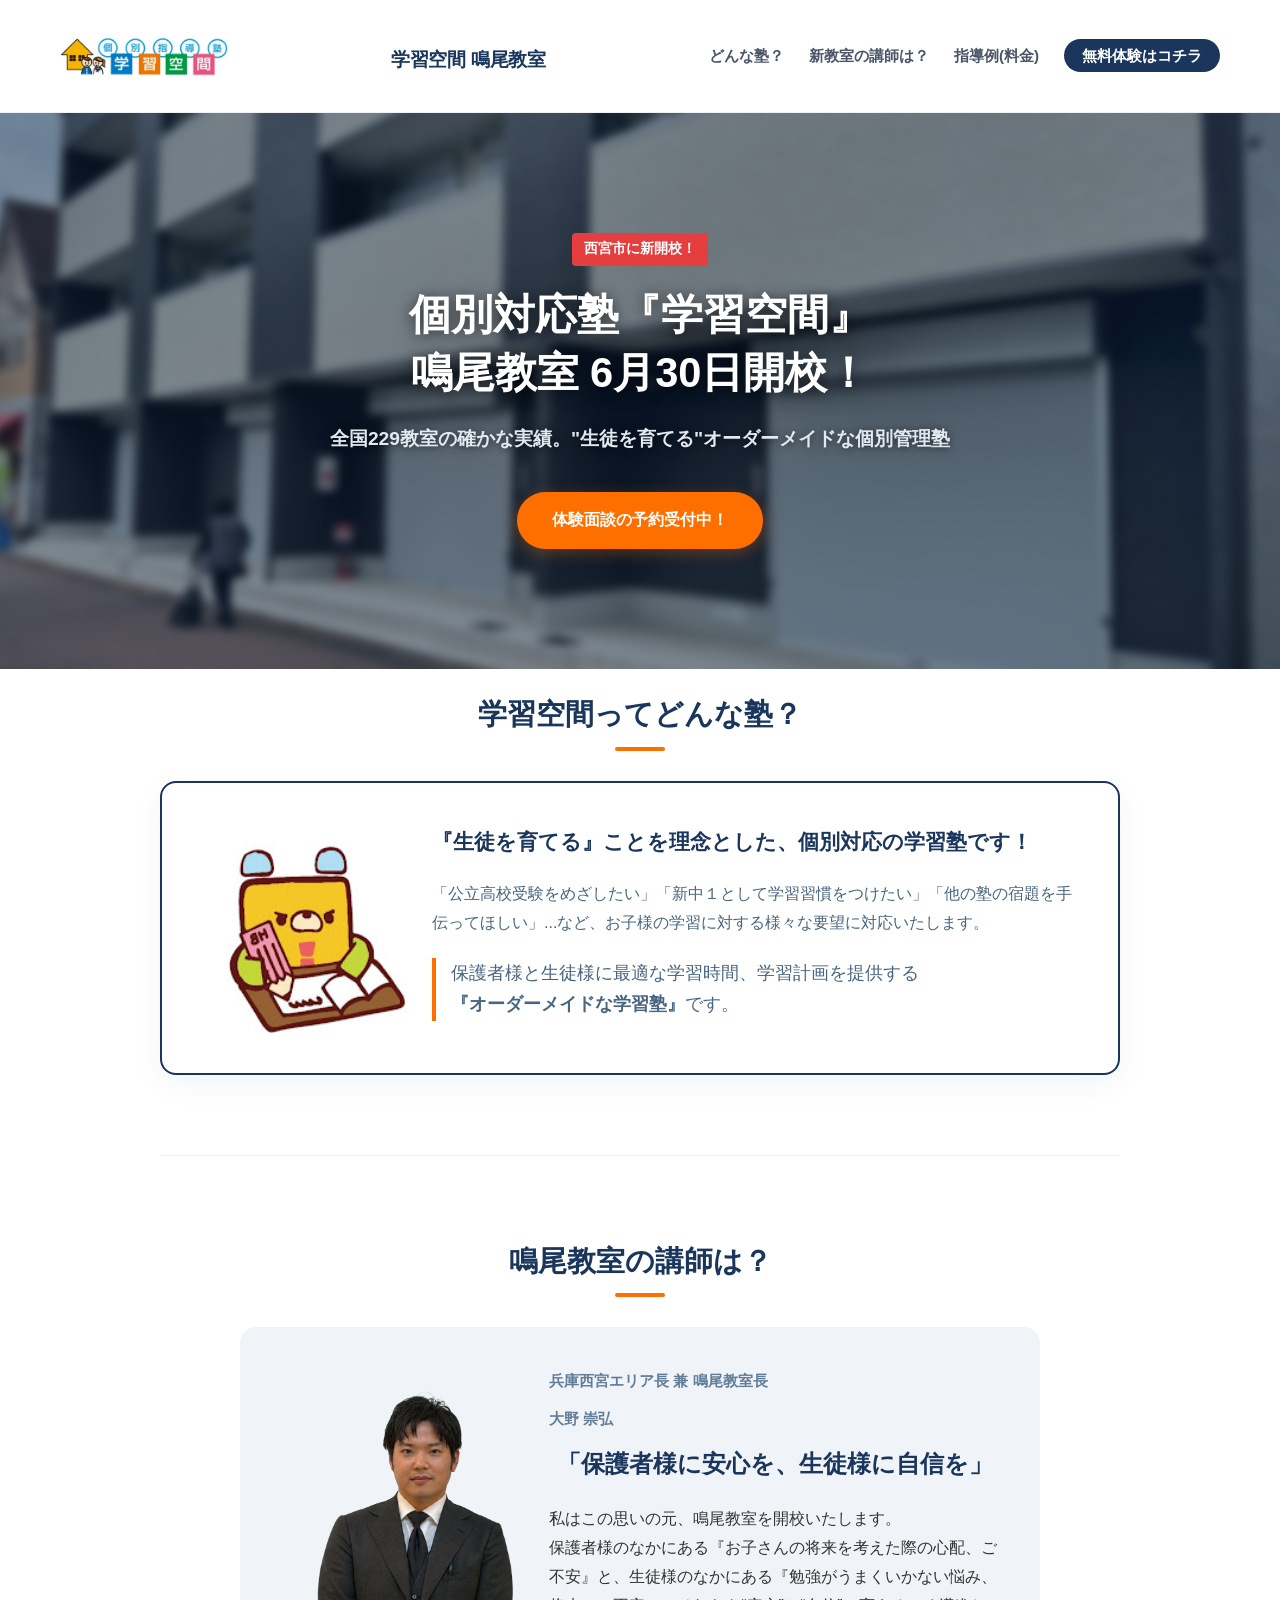
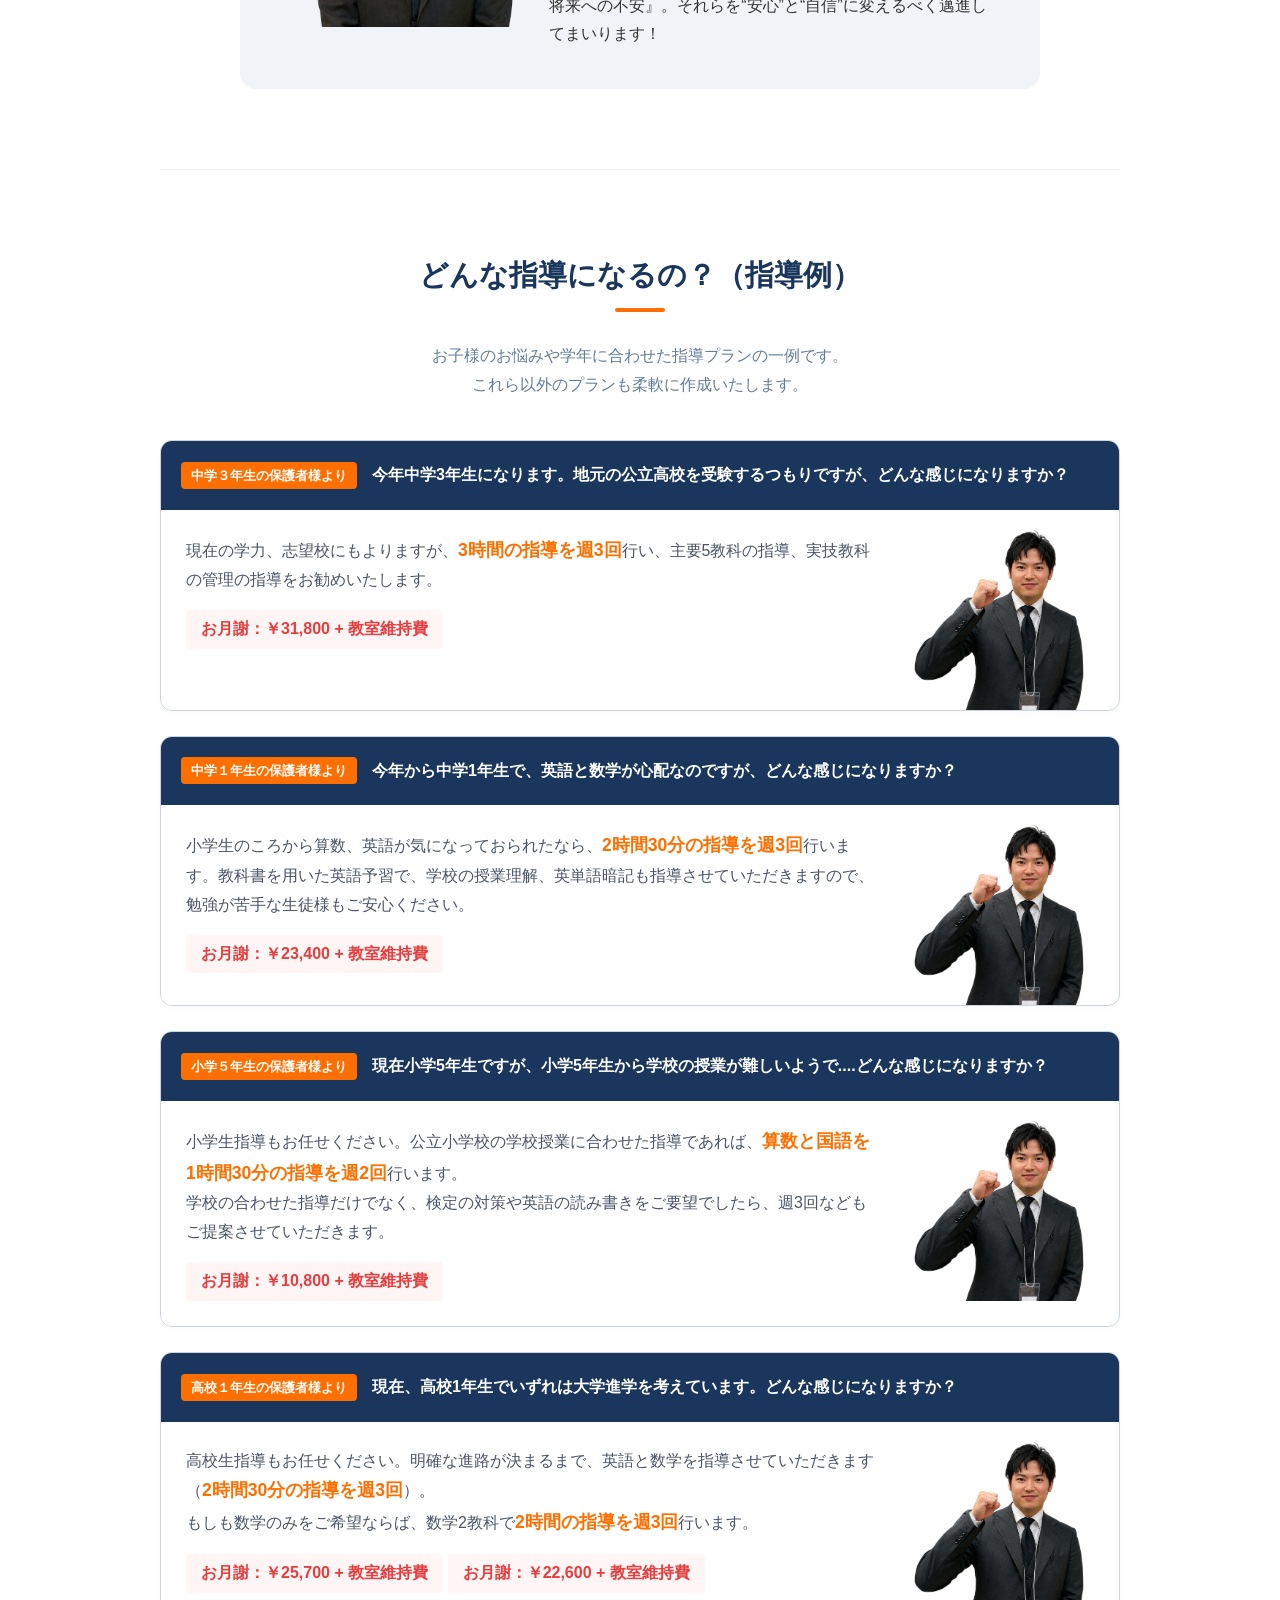
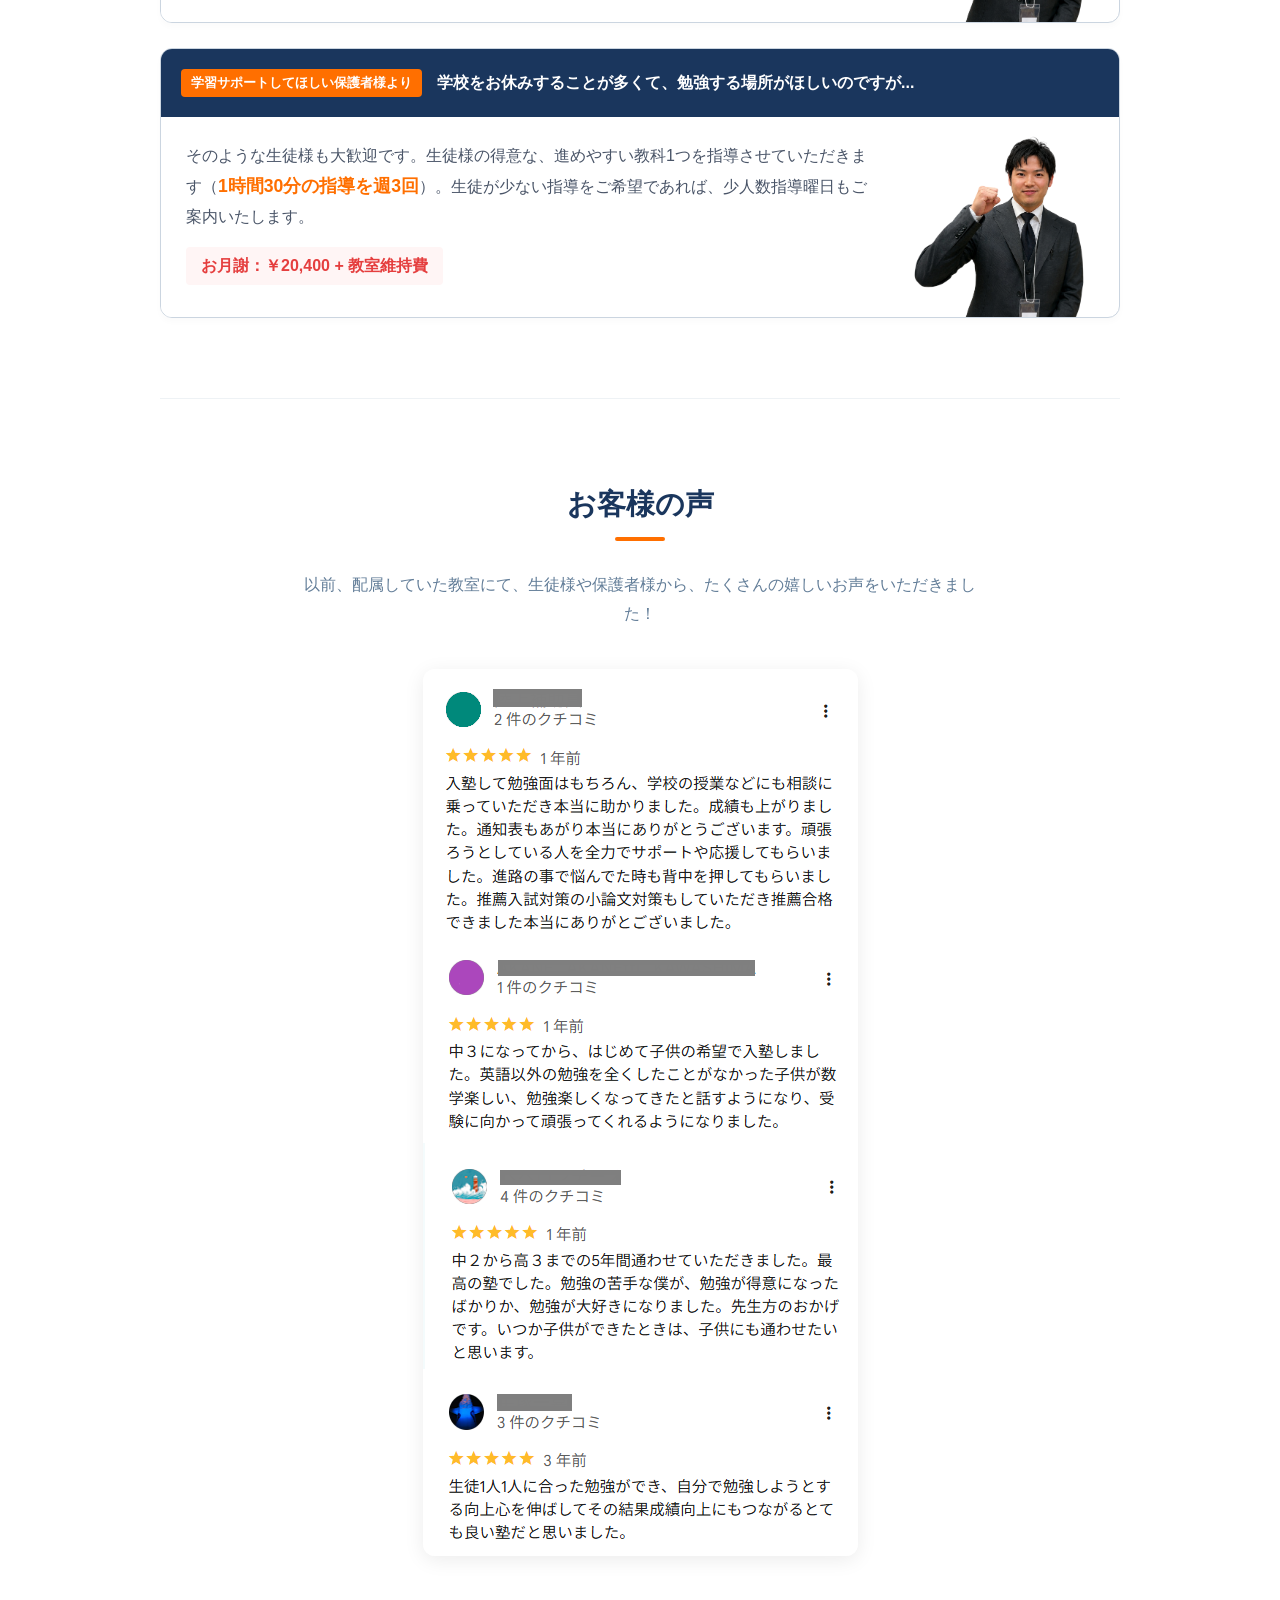
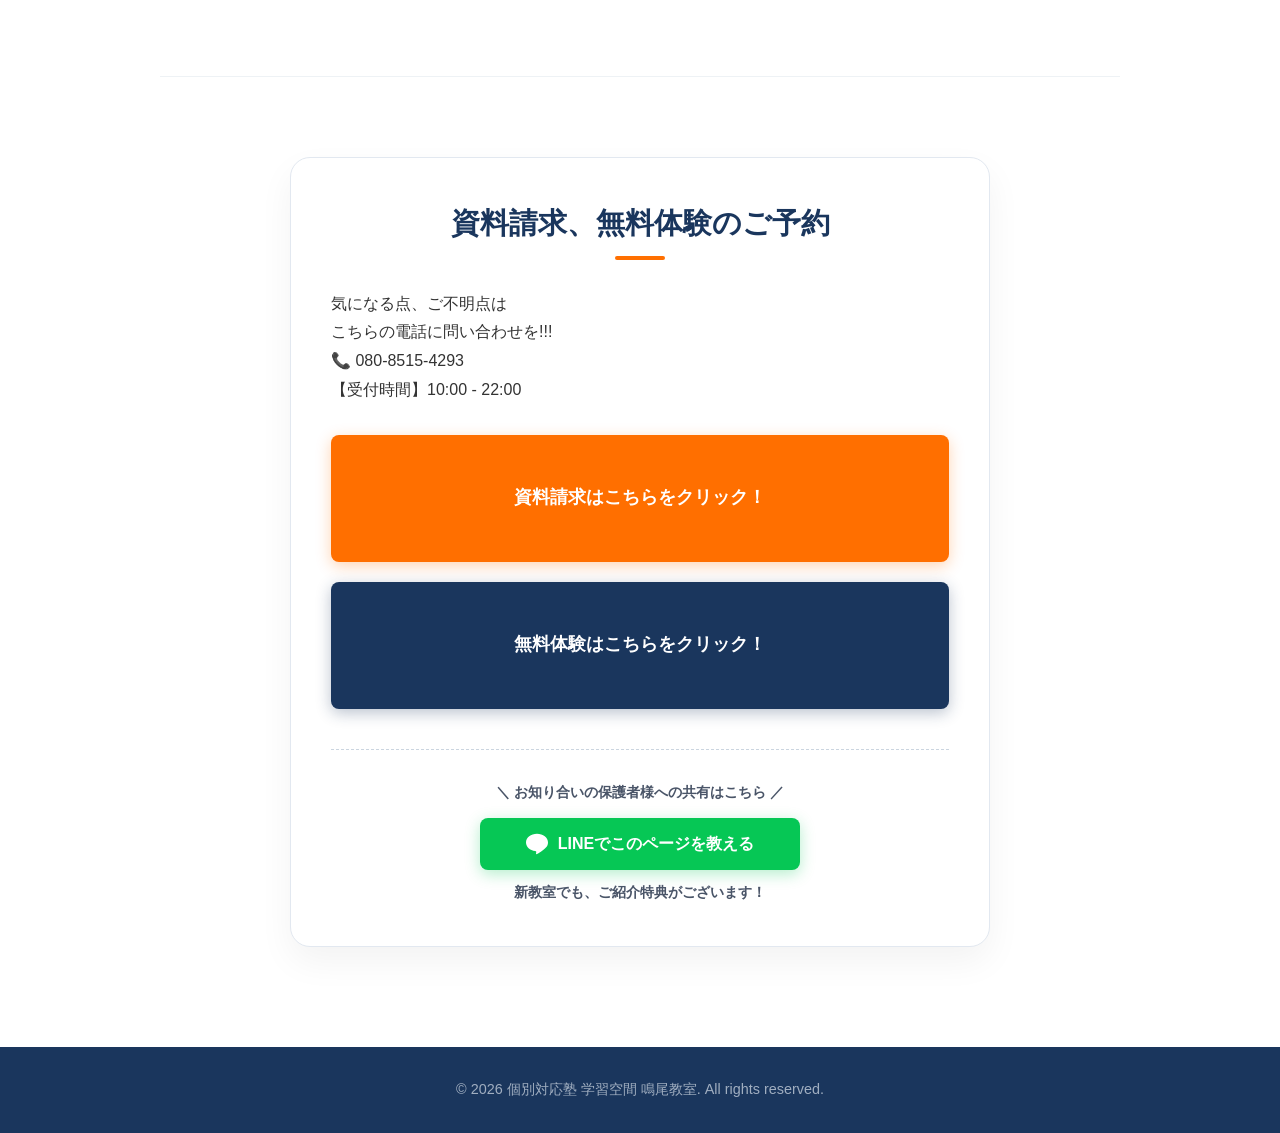
<file: index.html>
<!DOCTYPE html>
<html lang="ja">

<head>
    <meta charset="UTF-8">
    <meta name="viewport" content="width=device-width, initial-scale=1.0">
    <meta name="description" content="兵庫県西宮市で初の教室となる、学習空間 鳴尾教室がが開校します！6月30日オープン！ぜひ無料体験にお越しください！">
    <title>個別対応塾 学習空間 鳴尾教室 | 6月30日開校！</title>

    <link rel="preconnect" href="https://fonts.googleapis.com">
    <link rel="preconnect" href="https://fonts.gstatic.com" crossorigin>
    <link href="https://fonts.googleapis.com/css2?family=Noto+Sans+JP:wght@100..900&display=swap" rel="stylesheet">

    <link rel="stylesheet" href="./assets/css/sanitize.css">
    <link rel="stylesheet" href="./assets/css/style.css">
</head>

<body>

    <header class="header">
        <div class="header-container">
            <a href="https://gakushu-kukan.com/"><img class="about-image-logo01" src="./assets/images/GK_logo01.png" width="60%" height="60%" alt="About image"></a>
            <h1 class="logo">
                <a href="#">学習空間 鳴尾教室</a>
            </h1>
            <nav class="nav">
                <ul>
                    <li><a href="#about">どんな塾？</a></li>
                    <li><a href="#message">新教室の講師は？</a></li>
                    <li><a href="#faq">指導例(料金)</a></li>
                    <li><a href="#contact" class="nav-btn">無料体験はコチラ</a></li>
                </ul>
            </nav>
        </div>
    </header>

    <section class="hero">
        <div class="hero-content">
            <span class="badge">西宮市に新開校！</span>
            <h2>個別対応塾『学習空間』<br>鳴尾教室 6月30日開校！</h2>
            <p>全国229教室の確かな実績。"生徒を育てる"オーダーメイドな個別管理塾</p>
            <a href="#contact" class="btn hero-btn">体験面談の予約受付中！</a>
        </div>
    </section>

    <main class="main-content">

        <section id="about" class="section">
            <h3 class="section-title">学習空間ってどんな塾？</h3>
            <div class="about-card">
                <figure class="about"> <img class="about-image-gakkuma01" src="./assets/images/gakkuma01.jpg" width="200" height="210" alt="About image"> <figcaption class="about-caption"> <h4>『生徒を育てる』ことを理念とした、個別対応の学習塾です！</h4>
                        <p>「公立高校受験をめざしたい」「新中１として学習習慣をつけたい」「他の塾の宿題を手伝ってほしい」...など、お子様の学習に対する様々な要望に対応いたします。</p>
                        <p class="highlight-text">保護者様と生徒様に最適な学習時間、学習計画を提供する<br><strong>『オーダーメイドな学習塾』</strong>です。</p>
                        </figcaption>    
                </figure>
            </div>
        </section>

        <hr class="divider">

        <section id="message" class="section">
            <h3 class="section-title">鳴尾教室の講師は？</h3>
                <div class="message-box">
                    <figure class="about"> <img class="about-image" src="./assets/images/Tutor_naruo_03.png" width="250" height="260" alt="About image"> <figcaption class="about-caption"> <p class="role">兵庫西宮エリア長 兼 鳴尾教室長</p>
                            <p class="role">大野 崇弘</p>
                            <h4>「保護者様に安心を、生徒様に自信を」</h4>
                            <p>私はこの思いの元、鳴尾教室を開校いたします。</p>
                            <p>保護者様のなかにある『お子さんの将来を考えた際の心配、ご不安』と、生徒様のなかにある『勉強がうまくいかない悩み、将来への不安』。それらを“安心”と“自信”に変えるべく邁進してまいります！</p>
                        </figcaption>    
                    </figure>
                </div>
        </section>

        <hr class="divider">

        <section id="faq" class="section">
            <h3 class="section-title">どんな指導になるの？（指導例）</h3>
            <p class="section-lead">お子様のお悩みや学年に合わせた指導プランの一例です。<br>
                これら以外のプランも柔軟に作成いたします。</p>
            
            <div class="faq-container">
                <div class="faq-item">
                    <div class="faq-question">
                        <span class="q-badge">中学３年生の保護者様より</span>
                        <p>今年中学3年生になります。地元の公立高校を受験するつもりですが、どんな感じになりますか？</p>
                    </div>
                    <figure class="about-presentation"> <div class="faq-answer">
                            <p>現在の学力、志望校にもよりますが、<strong>3時間の指導を週3回</strong>行い、主要5教科の指導、実技教科の管理の指導をお勧めいたします。</p>
                            <p class="price">お月謝：￥31,800 + 教室維持費</p>
                        </div>
                        <img class="about-image-tutor04" src="./assets/images/Tutor_naruo_04.png" width="200" height="200" alt="About image"> </figure>                
                </div>

                <div class="faq-item">
                    <div class="faq-question">
                        <span class="q-badge">中学１年生の保護者様より</span>
                        <p>今年から中学1年生で、英語と数学が心配なのですが、どんな感じになりますか？</p>
                    </div>
                    <figure class="about-presentation"> <div class="faq-answer">
                            <p>小学生のころから算数、英語が気になっておられたなら、<strong>2時間30分の指導を週3回</strong>行います。教科書を用いた英語予習で、学校の授業理解、英単語暗記も指導させていただきますので、勉強が苦手な生徒様もご安心ください。</p>
                            <p class="price">お月謝：￥23,400 + 教室維持費</p>
                        </div>
                        <img class="about-image-tutor04" src="./assets/images/Tutor_naruo_04.png" width="200" height="200" alt="About image"> </figure>        
                </div>

                <div class="faq-item">
                    <div class="faq-question">
                        <span class="q-badge">小学５年生の保護者様より</span>
                        <p>現在小学5年生ですが、小学5年生から学校の授業が難しいようで....どんな感じになりますか？</p>
                    </div>
                    <figure class="about-presentation"> <div class="faq-answer">
                            <p>小学生指導もお任せください。公立小学校の学校授業に合わせた指導であれば、<strong>算数と国語を1時間30分の指導を週2回</strong>行います。</p>
                            <p>学校の合わせた指導だけでなく、検定の対策や英語の読み書きをご要望でしたら、週3回などもご提案させていただきます。</p>
                            <p class="price">お月謝：￥10,800 + 教室維持費</p>
                        </div>
                        <img class="about-image-tutor04" src="./assets/images/Tutor_naruo_04.png" width="200" height="200" alt="About image"> </figure>        
                </div>

                <div class="faq-item">
                    <div class="faq-question">
                        <span class="q-badge">高校１年生の保護者様より</span>
                        <p>現在、高校1年生でいずれは大学進学を考えています。どんな感じになりますか？</p>
                    </div>
                    <figure class="about-presentation"> <div class="faq-answer">
                            <p>高校生指導もお任せください。明確な進路が決まるまで、英語と数学を指導させていただきます（<strong>2時間30分の指導を週3回</strong>）。<br>もしも数学のみをご希望ならば、数学2教科で<strong>2時間の指導を週3回</strong>行います。</p>
                            <p class="price">お月謝：￥25,700 + 教室維持費</p>
                            <p class="price">お月謝：￥22,600 + 教室維持費</p>
                        </div>
                        <img class="about-image-tutor04" src="./assets/images/Tutor_naruo_04.png" width="200" height="200" alt="About image"> </figure>  
                </div>

                <div class="faq-item">
                    <div class="faq-question">
                        <span class="q-badge">学習サポートしてほしい保護者様より</span>
                        <p>学校をお休みすることが多くて、勉強する場所がほしいのですが...</p>
                    </div>
                    <figure class="about-presentation"> <div class="faq-answer">
                            <p>そのような生徒様も大歓迎です。生徒様の得意な、進めやすい教科1つを指導させていただきます（<strong>1時間30分の指導を週3回</strong>）。生徒が少ない指導をご希望であれば、少人数指導曜日もご案内いたします。</p>
                            <p class="price">お月謝：￥20,400 + 教室維持費</p>
                        </div>
                        <img class="about-image-tutor04" src="./assets/images/Tutor_naruo_04.png" width="200" height="200" alt="About image"> </figure>  
                </div>
            </div>
        </section>

        <hr class="divider">

        <section id="reviews" class="section main-content">
            <h3 class="section-title">お客様の声</h3>
            <p class="section-lead">
                以前、配属していた教室にて、生徒様や保護者様から、たくさんの嬉しいお声をいただきました！
            </p>
    
            <div style="text-align: center; margin-bottom: 40px;">
                <img src="./assets/images/Reviews00.png" alt="皆様からの口コミまとめ" style="max-width: 100%; height: auto; border-radius: 12px; box-shadow: 0 4px 20px rgba(0,0,0,0.08);">
            </div>
        </section>

<hr class="divider">

        <section id="contact" class="section">
            <div class="contact-box">
                <h3 class="section-title">資料請求、無料体験のご予約</h3>
                
            <div class="tel-inquiry">
                <p class="tel-label">気になる点、ご不明点は<br>こちらの電話に問い合わせを!!!</p>
                <a href="tel:080-8515-4293" class="tel-number">
                    <span class="tel-icon">📞</span> 080-8515-4293
                </a>
                <p class="tel-time">【受付時間】10:00 - 22:00</p>
            </div>

                <div class="contact-links-container">
                    <a href="https://form.study-network.co.jp/gakushu-kukan/contact02" target="_blank" class="btn submit-btn" onclick="sendNotification('資料請求ボタン');">
                        <br>資料請求はこちらをクリック！<br><br>
                    </a>
                    
                    <a href="https://form.study-network.co.jp/gakushu-kukan/contact01" target="_blank" class="btn submit-btn btn-secondary" onclick="sendNotification('体験希望ボタン');">
                        <br>無料体験はこちらをクリック！<br><br>
                    </a>
                </div>
                
                <div class="share-box">
                    <p class="share-lead">＼ お知り合いの保護者様への共有はこちら ／</p>
                    <a href="https://social-plugins.line.me/lineit/share?url=https://gakushu-kukan.com/" target="_blank" class="btn line-share-btn">
                        <svg class="line-icon" viewBox="0 0 24 24" xmlns="http://www.w3.org/2000/svg">
                            <path d="M24 10.304c0-5.231-5.384-9.482-12-9.482S0 5.073 0 10.304c0 4.689 4.269 8.604 10.04 9.356.39.084.922.258 1.057.592.122.303.08.777.039 1.084l-.171 1.026c-.05.304-.242 1.192 1.042.65 1.284-.541 6.921-4.076 9.439-6.977C23.154 14.862 24 12.72 24 10.304z"/>
                        </svg>
                        LINEでこのページを教える
                    </a>
                    <p class="share-lead" style="margin-top: 10px; margin-bottom: 0;">新教室でも、ご紹介特典がございます！</p>
                </div>
            </div>
        </section>

    </main>

    <footer class="footer">
        <p>&copy; 2026 個別対応塾 学習空間 鳴尾教室. All rights reserved.</p>
    </footer>

    <script type="text/javascript">
    function sendNotification(buttonName) {
        const formUrl = "https://docs.google.com/forms/u/0/d/e/1FAIpQLSd9dBT0DXfvvDGVi99Nk13bmkIhNffa27j2KMlPgGyUOoUS1g/formResponse";
        
        const formData = new FormData();
        formData.append("entry.1852084606", "鳴尾教室LPにて「" + buttonName + "」がクリックされました");

        fetch(formUrl, {
            method: "POST",
            body: formData,
            mode: "no-cors"
        }).catch(function(error) {
            console.log("Notification send log:", error);
        });
    }
    </script>
</body>
</html>
</file>
<file: assets/css/sanitize.css>
/* Document
 * ========================================================================== */

/**
 * Add border box sizing in all browsers (opinionated).
 */

*,
::before,
::after {
  box-sizing: border-box;
}

/**
 * 1. Add text decoration inheritance in all browsers (opinionated).
 * 2. Add vertical alignment inheritance in all browsers (opinionated).
 */

::before,
::after {
  text-decoration: inherit; /* 1 */
  vertical-align: inherit; /* 2 */
}

/**
 * 1. Use the default cursor in all browsers (opinionated).
 * 2. Change the line height in all browsers (opinionated).
 * 3. Use a 4-space tab width in all browsers (opinionated).
 * 4. Remove the grey highlight on links in iOS (opinionated).
 * 5. Prevent adjustments of font size after orientation changes in
 *    IE on Windows Phone and in iOS.
 * 6. Breaks words to prevent overflow in all browsers (opinionated).
 */

html {
  cursor: default; /* 1 */
  line-height: 1.5; /* 2 */
  -moz-tab-size: 4; /* 3 */
  tab-size: 4; /* 3 */
  -webkit-tap-highlight-color: transparent /* 4 */;
  -ms-text-size-adjust: 100%; /* 5 */
  -webkit-text-size-adjust: 100%; /* 5 */
  word-break: break-word; /* 6 */
}

/* Sections
 * ========================================================================== */

/**
 * Remove the margin in all browsers (opinionated).
 */

body {
  margin: 0;
}

/**
 * Correct the font size and margin on `h1` elements within `section` and
 * `article` contexts in Chrome, Edge, Firefox, and Safari.
 */

h1 {
  font-size: 2em;
  margin: 0.67em 0;
}

/* Grouping content
 * ========================================================================== */

/**
 * Remove the margin on nested lists in Chrome, Edge, IE, and Safari.
 */

dl dl,
dl ol,
dl ul,
ol dl,
ul dl {
  margin: 0;
}

/**
 * Remove the margin on nested lists in Edge 18- and IE.
 */

ol ol,
ol ul,
ul ol,
ul ul {
  margin: 0;
}

/**
 * 1. Add the correct sizing in Firefox.
 * 2. Show the overflow in Edge 18- and IE.
 */

hr {
  height: 0; /* 1 */
  overflow: visible; /* 2 */
}

/**
 * Add the correct display in IE.
 */

main {
  display: block;
}

/**
 * Remove the list style on navigation lists in all browsers (opinionated).
 */

nav ol,
nav ul {
  list-style: none;
  padding: 0;
}

/**
 * 1. Correct the inheritance and scaling of font size in all browsers.
 * 2. Correct the odd `em` font sizing in all browsers.
 */

pre {
  font-family: monospace, monospace; /* 1 */
  font-size: 1em; /* 2 */
}

/* Text-level semantics
 * ========================================================================== */

/**
 * Remove the gray background on active links in IE 10.
 */

a {
  background-color: transparent;
}

/**
 * Add the correct text decoration in Edge 18-, IE, and Safari.
 */

abbr[title] {
  text-decoration: underline;
  text-decoration: underline dotted;
}

/**
 * Add the correct font weight in Chrome, Edge, and Safari.
 */

b,
strong {
  font-weight: bolder;
}

/**
 * 1. Correct the inheritance and scaling of font size in all browsers.
 * 2. Correct the odd `em` font sizing in all browsers.
 */

code,
kbd,
samp {
  font-family: monospace, monospace; /* 1 */
  font-size: 1em; /* 2 */
}

/**
 * Add the correct font size in all browsers.
 */

small {
  font-size: 80%;
}

/* Embedded content
 * ========================================================================== */

/*
 * Change the alignment on media elements in all browsers (opinionated).
 */

audio,
canvas,
iframe,
img,
svg,
video {
  vertical-align: middle;
}

/**
 * Add the correct display in IE 9-.
 */

audio,
video {
  display: inline-block;
}

/**
 * Add the correct display in iOS 4-7.
 */

audio:not([controls]) {
  display: none;
  height: 0;
}

/**
 * Remove the border on iframes in all browsers (opinionated).
 */

iframe {
  border-style: none;
}

/**
 * Remove the border on images within links in IE 10-.
 */

img {
  border-style: none;
}

/**
 * Change the fill color to match the text color in all browsers (opinionated).
 */

svg:not([fill]) {
  fill: currentColor;
}

/**
 * Hide the overflow in IE.
 */

svg:not(:root) {
  overflow: hidden;
}

/* Tabular data
 * ========================================================================== */

/**
 * Collapse border spacing in all browsers (opinionated).
 */

table {
  border-collapse: collapse;
}

/* Forms
 * ========================================================================== */

/**
 * Remove the margin on controls in Safari.
 */

button,
input,
select {
  margin: 0;
}

/**
 * 1. Show the overflow in IE.
 * 2. Remove the inheritance of text transform in Edge 18-, Firefox, and IE.
 */

button {
  overflow: visible; /* 1 */
  text-transform: none; /* 2 */
}

/**
 * Correct the inability to style buttons in iOS and Safari.
 */

button,
[type="button"],
[type="reset"],
[type="submit"] {
  -webkit-appearance: button;
}

/**
 * 1. Change the inconsistent appearance in all browsers (opinionated).
 * 2. Correct the padding in Firefox.
 */

fieldset {
  border: 1px solid #a0a0a0; /* 1 */
  padding: 0.35em 0.75em 0.625em; /* 2 */
}

/**
 * Show the overflow in Edge 18- and IE.
 */

input {
  overflow: visible;
}

/**
 * 1. Correct the text wrapping in Edge 18- and IE.
 * 2. Correct the color inheritance from `fieldset` elements in IE.
 */

legend {
  color: inherit; /* 2 */
  display: table; /* 1 */
  max-width: 100%; /* 1 */
  white-space: normal; /* 1 */
}

/**
 * 1. Add the correct display in Edge 18- and IE.
 * 2. Add the correct vertical alignment in Chrome, Edge, and Firefox.
 */

progress {
  display: inline-block; /* 1 */
  vertical-align: baseline; /* 2 */
}

/**
 * Remove the inheritance of text transform in Firefox.
 */

select {
  text-transform: none;
}

/**
 * 1. Remove the margin in Firefox and Safari.
 * 2. Remove the default vertical scrollbar in IE.
 * 3. Change the resize direction in all browsers (opinionated).
 */

textarea {
  margin: 0; /* 1 */
  overflow: auto; /* 2 */
  resize: vertical; /* 3 */
}

/**
 * Remove the padding in IE 10-.
 */

[type="checkbox"],
[type="radio"] {
  padding: 0;
}

/**
 * 1. Correct the odd appearance in Chrome, Edge, and Safari.
 * 2. Correct the outline style in Safari.
 */

[type="search"] {
  -webkit-appearance: textfield; /* 1 */
  outline-offset: -2px; /* 2 */
}

/**
 * Correct the cursor style of increment and decrement buttons in Safari.
 */

::-webkit-inner-spin-button,
::-webkit-outer-spin-button {
  height: auto;
}

/**
 * Correct the text style of placeholders in Chrome, Edge, and Safari.
 */

::-webkit-input-placeholder {
  color: inherit;
  opacity: 0.54;
}

/**
 * Remove the inner padding in Chrome, Edge, and Safari on macOS.
 */

::-webkit-search-decoration {
  -webkit-appearance: none;
}

/**
 * 1. Correct the inability to style upload buttons in iOS and Safari.
 * 2. Change font properties to `inherit` in Safari.
 */

::-webkit-file-upload-button {
  -webkit-appearance: button; /* 1 */
  font: inherit; /* 2 */
}

/**
 * Remove the inner border and padding of focus outlines in Firefox.
 */

::-moz-focus-inner {
  border-style: none;
  padding: 0;
}

/**
 * Restore the focus outline styles unset by the previous rule in Firefox.
 */

:-moz-focusring {
  outline: 1px dotted ButtonText;
}

/**
 * Remove the additional :invalid styles in Firefox.
 */

:-moz-ui-invalid {
  box-shadow: none;
}

/* Interactive
 * ========================================================================== */

/*
 * Add the correct display in Edge 18- and IE.
 */

details {
  display: block;
}

/*
 * Add the correct styles in Edge 18-, IE, and Safari.
 */

dialog {
  background-color: white;
  border: solid;
  color: black;
  display: block;
  height: -moz-fit-content;
  height: -webkit-fit-content;
  height: fit-content;
  left: 0;
  margin: auto;
  padding: 1em;
  position: absolute;
  right: 0;
  width: -moz-fit-content;
  width: -webkit-fit-content;
  width: fit-content;
}

dialog:not([open]) {
  display: none;
}

/*
 * Add the correct display in all browsers.
 */

summary {
  display: list-item;
}

/* Scripting
 * ========================================================================== */

/**
 * Add the correct display in IE 9-.
 */

canvas {
  display: inline-block;
}

/**
 * Add the correct display in IE.
 */

template {
  display: none;
}

/* User interaction
 * ========================================================================== */

/*
 * 1. Remove the tapping delay in IE 10.
 * 2. Remove the tapping delay on clickable elements
      in all browsers (opinionated).
 */

a,
area,
button,
input,
label,
select,
summary,
textarea,
[tabindex] {
  -ms-touch-action: manipulation; /* 1 */
  touch-action: manipulation; /* 2 */
}

/**
 * Add the correct display in IE 10-.
 */

[hidden] {
  display: none;
}

/* Accessibility
 * ========================================================================== */

/**
 * Change the cursor on busy elements in all browsers (opinionated).
 */

[aria-busy="true"] {
  cursor: progress;
}

/*
 * Change the cursor on control elements in all browsers (opinionated).
 */

[aria-controls] {
  cursor: pointer;
}

/*
 * Change the cursor on disabled, not-editable, or otherwise
 * inoperable elements in all browsers (opinionated).
 */

[aria-disabled="true"],
[disabled] {
  cursor: not-allowed;
}

/*
 * Change the display on visually hidden accessible elements
 * in all browsers (opinionated).
 */

[aria-hidden="false"][hidden] {
  display: initial;
}

[aria-hidden="false"][hidden]:not(:focus) {
  clip: rect(0, 0, 0, 0);
  position: absolute;
}
</file>
<file: assets/css/style.css>
/* ==========================================================================
   共通設定とリセット
   ========================================================================== */
* {
    box-sizing: border-box;
    margin: 0;
    padding: 0;
}

html {
    scroll-behavior: smooth;
    font-family: "Helvetica Neue", Arial, "Hiragino Kaku Gothic ProN", "Hiragino Sans", Meiryo, sans-serif;
    color: #333;
    line-height: 1.8;
}

a {
    color: inherit;
    text-decoration: none;
}

ul {
    list-style: none;
}

.main-content {
    max-width: 1000px;
    margin: 0 auto;
    padding: 0 20px;
}

.divider {
    border: none;
    border-top: 1px solid #eef2f5;
    margin: 60px 0;
}

/* ボタンの共通デザイン */
.btn {
    display: inline-block;
    background-color: #ff6f00; /* 親しみやすく目立つオレンジ */
    color: #fff;
    padding: 14px 35px;
    border-radius: 50px;
    font-weight: bold;
    box-shadow: 0 4px 15px rgba(255, 111, 0, 0.3);
    transition: all 0.3s ease;
    border: none;
    cursor: pointer;
    text-align: center;
}

.btn:hover {
    background-color: #e66400;
    transform: translateY(-2px);
    box-shadow: 0 6px 20px rgba(255, 111, 0, 0.4);
}

/* ==========================================================================
   ヘッダー (ナビゲーション) - 高さを少し抑えたスリム版
   ========================================================================== */
.header {
    background-color: rgba(255, 255, 255, 0.95);
    border-bottom: 1px solid #eef2f5;
    position: sticky;
    top: 0;
    z-index: 100;
    backdrop-filter: blur(5px);
}

.header-container {
    max-width: 1200px;
    margin: 0 auto;
    padding: 6px 20px; /* 上下余白を15pxから6pxに縮小し、ヘッダーをスリムに */
    display: flex;
    justify-content: space-between;
    align-items: center;
}

/* 公式ロゴ画像のサイズコントロール */
.about-image-logo01 {
    display: block;
    max-height: 42px;  /* ロゴの最大高さを抑えてヘッダーの肥大化を防ぎます */
    width: auto;       /* 縦横比を維持したまま綺麗に縮小します */
    object-fit: contain;
}

.logo a {
    color: #1a365d;
    font-size: 1.2rem; /* ロゴ画像とのバランスを考えて文字サイズを微調整 */
    font-weight: bold;
    letter-spacing: -0.25px;
}

.nav ul {
    display: flex;
    align-items: center;
    gap: 25px;
}

.nav a {
    color: #4a5568;
    font-size: 0.95rem;
    font-weight: bold;
    transition: color 0.2s;
}

.nav a:hover {
    color: #ff6f00;
}

.nav .nav-btn {
    background-color: #1a365d; /* 紺色 */
    color: #fff;
    padding: 8px 18px;
    border-radius: 20px;
}

.nav .nav-btn:hover {
    background-color: #2c5282;
    color: #fff;
}

/* ==========================================================================
   メインビジュアル (Hero) - パス＆文字色修正版
   ========================================================================== */
.hero {
    position: relative;        /* 子要素や疑似要素の基準位置にする */
    padding: 120px 20px;
    text-align: center;
    overflow: hidden;          /* ぼかしてはみ出た画像を枠内に収める */
    background-color: #0f233c; /* 画像の裏側を少し暗めの紺色にして、白い文字を浮き立たせる */
}

/* 背景画像だけをコントロールする「裏側の膜」 */
.hero::before {
    content: '';
    position: absolute;
    top: -20px;        /* ぼかした時の端の白いモヤを隠すために少し広げる */
    left: -20px;
    right: -20px;
    bottom: -20px;
    
    /* cssフォルダから1つ外に出て（..）、imagesフォルダの store01.png を見に行きます */
    background-image: url('../images/store01.png');
    
    background-size: cover;
    background-position: center;
    background-repeat: no-repeat;
    
    filter: blur(5px);        /* ぼかしの強さ */
    opacity: 0.5;             /* 画像の透明度（50%）。文字を読みやすく、かつ写真も見える絶妙な濃さです */
    
    z-index: 1;               /* 文字の後ろ（裏側）に配置 */
}

/* 中の文字やボタンを画像より前に出す設定 */
.hero-content {
    position: relative;
    z-index: 2;               /* 背景（z-index: 1）よりも手前に表示させる */
}

.badge {
    display: inline-block;
    background-color: #e53e3e;
    color: #fff;
    padding: 4px 12px;
    border-radius: 4px;
    font-weight: bold;
    font-size: 0.85rem;
    margin-bottom: 20px;
}

.hero-content h2 {
    color: #ffffff;           /* 背景画像の上でもパッと読めるように白文字にしました */
    font-size: 2.6rem;
    margin-bottom: 20px;
    line-height: 1.4;
    text-shadow: 0 2px 15px rgba(0, 0, 0, 0.6); /* 文字の周りに薄い影を入れて読みやすくしています */
}

.hero-content p {
    color: #e2e8f0;           /* 説明文も読みやすい明るいグレーに変更しました */
    margin-bottom: 35px;
    font-size: 1.2rem;
    font-weight: bold;
    text-shadow: 0 1px 8px rgba(0, 0, 0, 0.6);
}

/* ==========================================================================
   セクション共通設定
   ========================================================================== */
.section {
    padding: 20px 0;
}

.section-title {
    color: #1a365d;
    font-size: 1.8rem;
    text-align: center;
    margin-bottom: 40px;
    position: relative;
}

.section-title::after {
    content: '';
    position: absolute;
    bottom: -10px;
    left: 50%;
    transform: translateX(-50%);
    width: 50px;
    height: 4px;
    background-color: #ff6f00;
    border-radius: 2px;
}

.section-lead {
    text-align: center;
    color: #627d98;
    margin-bottom: 40px;
    max-width: 700px;
    margin-left: auto;
    margin-right: auto;
}

/* ==========================================================================
   各セクションのデザイン
   ========================================================================== */

/* どんな塾？ */
.about-card {
    background-color: #fff;
    border: 2px solid #1a365d;
    padding: 40px;
    border-radius: 16px;
    box-shadow: 0 10px 30px rgba(26, 54, 93, 0.05);
}

.about-card h4 {
    color: #1a365d;
    font-size: 1.3rem;
    margin-bottom: 20px;
}

.about-card p {
    margin-bottom: 20px;
    color: #486581;
}

.about-image-gakkuma01 {
    margin: 0;
    padding-top: 10px;
    padding-right: 10px;
}

.highlight-text {
    font-size: 1.1rem;
    border-left: 4px solid #ff6f00;
    padding-left: 15px;
    margin-bottom: 0 !important;
}

/* 講師の想い */
.message-box {
    background-color: #f0f4f8;
    padding: 40px;
    border-radius: 16px;
    text-align: center;
    max-width: 800px;
    margin: 0 auto;
}

.message-box .role {
    color: #627d98;
    font-weight: bold;
    font-size: 0.95rem;
    margin-bottom: 10px;
}

.message-box h4 {
    color: #1a365d;
    font-size: 1.5rem;
    margin-bottom: 20px;
}

.message-box p {
    text-align: left;
}

.about {
    margin: 0;
    display: flex; /* 子要素を横並びにして表示する */
    padding-left: 15px;
}

.about-caption {
    padding-left: 15px;
}

/* 指導例 (Q&A) */
.faq-container {
    display: flex;
    flex-direction: column;
    gap: 25px;
}

.faq-item {
    background-color: #fff;
    border: 1px solid #cbd5e0;
    border-radius: 12px;
    overflow: hidden;
    box-shadow: 0 4px 6px rgba(0,0,0,0.02);
}

.faq-question {
    background-color: #1a365d;
    color: #fff;
    padding: 20px;
    display: flex;
    align-items: center;
    gap: 15px;
    font-weight: bold;
}

.q-badge {
    background-color: #ff6f00;
    color: #fff;
    padding: 2px 10px;
    border-radius: 4px;
    font-size: 0.8rem;
    white-space: nowrap;
}

.faq-answer {
    padding: 25px;
    background-color: #fff;
    color: #4a5568;
}

.about-presentation {
    margin: 0;
    display: flex; /* 子要素を横並びにして表示する */
    padding-right: 15px;
}

.about-image-tutor04 {
    margin: 0;
    padding-top: 10px;
    padding-right: 10px;
}

.faq-answer strong {
    color: #ff6f00;
    font-size: 1.1rem;
}

.price {
    margin-top: 15px;
    font-weight: bold;
    color: #e53e3e;
    background-color: #fff5f5;
    display: inline-block;
    padding: 5px 15px;
    border-radius: 4px;
}

/* お問い合わせエリア（2連ボタンの配置とデザイン調整） */
.contact-box {
    background-color: #ffffff;
    border: 1px solid #e2e8f0;
    padding: 40px;
    border-radius: 20px;
    box-shadow: 0 15px 35px rgba(0,0,0,0.05);
    max-width: 700px;
    margin: 0 auto;
}

.contact-links-container {
    display: flex;
    flex-direction: column;
    gap: 20px;
    margin-top: 30px;
}

.submit-btn {
    width: 100%;
    border-radius: 8px;
    font-size: 1.1rem;
    padding: 16px;
}

/* 2つ目のネイビーボタン用のスタイル */
.submit-btn.btn-secondary {
    background-color: #1a365d;
    box-shadow: 0 4px 15px rgba(26, 54, 93, 0.3);
}

.submit-btn.btn-secondary:hover {
    background-color: #2c5282;
    transform: translateY(-2px);
    box-shadow: 0 6px 20px rgba(26, 54, 93, 0.4);
}

/* ==========================================================================
   LINE共有ボタンのデザイン
   ========================================================================== */
.share-box {
    margin-top: 40px;
    padding-top: 30px;
    border-top: 1px dashed #cbd5e0;
    text-align: center;
}

.share-lead {
    font-size: 0.9rem;
    font-weight: bold;
    color: #4a5568;
    margin-bottom: 12px;
}

.line-share-btn {
    background-color: #06C755; /* LINE公式のブランドカラー */
    box-shadow: 0 4px 15px rgba(6, 199, 85, 0.3);
    padding: 12px 30px;
    font-size: 1rem;
    display: inline-flex;
    align-items: center;
    justify-content: center;
    gap: 10px;
    width: 100%;
    max-width: 320px; /* スマホでもパソコンでも押しやすいサイズ */
    border-radius: 8px;
}

.line-share-btn:hover {
    background-color: #05b34c;
    box-shadow: 0 6px 20px rgba(6, 199, 85, 0.4);
    transform: translateY(-2px);
}

.line-icon {
    width: 22px;      /* アイコンの横幅 */
    height: 22px;     /* アイコンの縦幅 */
    fill: #ffffff;    /* アイコンの色を白に指定 */
}

/* ==========================================================================
   フッター
   ========================================================================== */
.footer {
    background-color: #1a365d;
    color: #a0aec0;
    text-align: center;
    padding: 30px 20px;
    margin-top: 80px;
    font-size: 0.9rem;
}

/* ==========================================================================
   レスポンシブ対応（画面サイズに応じたレイアウト調整）
   ========================================================================== */

/* タブレット（画面幅 768px 以下） */
@media (max-width: 768px) {
    .hero {
        padding: 80px 20px;
    }
    .hero-content h2 {
        font-size: 2rem;
    }
    .faq-question {
        flex-direction: column;
        align-items: flex-start;
        gap: 8px;
    }
}

/* スマホ（画面幅 560px 以下） */
@media (max-width: 560px) {
    /* --- ヘッダー・ナビゲーションのスマホ専用・上部固定レイアウト --- */
    .header {
        position: static; /* ヘッダー全体の固定は解除し、ロゴをスクロールで逃がします */
        backdrop-filter: none;
    }

    .header-container {
        flex-direction: column;
        gap: 0;
        /* ロゴの上にメニューの帯（高約46px）が完全固定で敷かれるため、
           ロゴが下に隠れてしまわないように上側にしっかり46px以上の余白を空けます */
        padding: 56px 0 15px 0; 
    }

    .logo {
        margin-bottom: 10px;
    }

    /* メニュー（nav）だけを画面の一番「上」に固定 */
    .nav {
        position: fixed;
        top: 0;
        left: 0;
        width: 100%;
        background-color: rgba(255, 255, 255, 0.98); /* 背景を白にして下の文字と重ならないように */
        border-bottom: 1px solid #eef2f5;
        box-shadow: 0 4px 10px rgba(0, 0, 0, 0.08); /* 上からうっすら敷く影 */
        z-index: 9999; /* 常に最前面に表示 */
        padding: 6px 0;
    }

    /* ボタンを横一列にきれいに等間隔で並べる設定 */
    .nav ul {
        display: flex;
        justify-content: space-around; /* 均等配置 */
        align-items: center;
        gap: 2px;
        padding: 0 6px;
    }

    .nav li {
        flex: 1; /* すべてのボタンの横幅を均等にする */
        text-align: center;
    }

    /* メニュー内の文字リンクの調整 */
    .nav a {
        display: block;
        font-size: 0.72rem; /* スマホ画面で綺麗に収まるスマートなサイズ */
        padding: 6px 2px;
        color: #4a5568;
        white-space: nowrap; /* 文字の途中での意図しない改行を防ぐ */
    }

    /* 「無料体験面談」ボタン */
    .nav .nav-btn {
        background-color: #1a365d;
        color: #fff !important;
        border-radius: 4px;
        font-weight: bold;
        padding: 6px 2px;
    }

    .nav .nav-btn:hover {
        background-color: #2c5282;
    }

    /* --- ★【今回追加】どんな塾？（about-card）の並び順調整 --- */
    .about-card .about {
        flex-direction: column-reverse; /* スマホのときだけ「テキストが上、画像が下」に逆転 */
        padding-left: 0;
    }
    .about-card .about-caption {
        padding-left: 0;
        margin-bottom: 20px; /* 下に配置されるクマの画像との間に心地よい隙間を確保 */
    }
    .about-image-gakkuma01 {
        padding-top: 10px;
        padding-right: 0;
        margin: 0 auto; /* クマの画像をスマホ画面の中央に配置 */
    }

    /* --- 講師紹介・指導例の並び順調整（テキスト → 画像） --- */
    .message-box .about {
        flex-direction: column-reverse;
        padding-left: 0;
    }
    .message-box .about-caption {
        padding-left: 0;
        margin-bottom: 20px;
    }

    /* 指導例（Q&A）の中身もスマホ時に縦並び＋画像が下になるよう設定 */
    .about-presentation {
        flex-direction: column;
        padding-right: 0;
    }
    .about-image-tutor04 {
        padding-top: 20px;
        padding-right: 0;
        margin: 0 auto;
    }

    /* --- そのその他のスマホ最適化調整 --- */
    .main-content {
        padding-bottom: 0;
    }
    .hero {
        padding: 60px 15px;
    }
    .hero-content h2 {
        font-size: 1.6rem;
    }
    .hero-content p {
        font-size: 1rem;
    }
    .about-card, .message-box, .contact-box {
        padding: 20px 15px;
    }
    .section-title {
        font-size: 1.5rem;
    }
}
</file>
